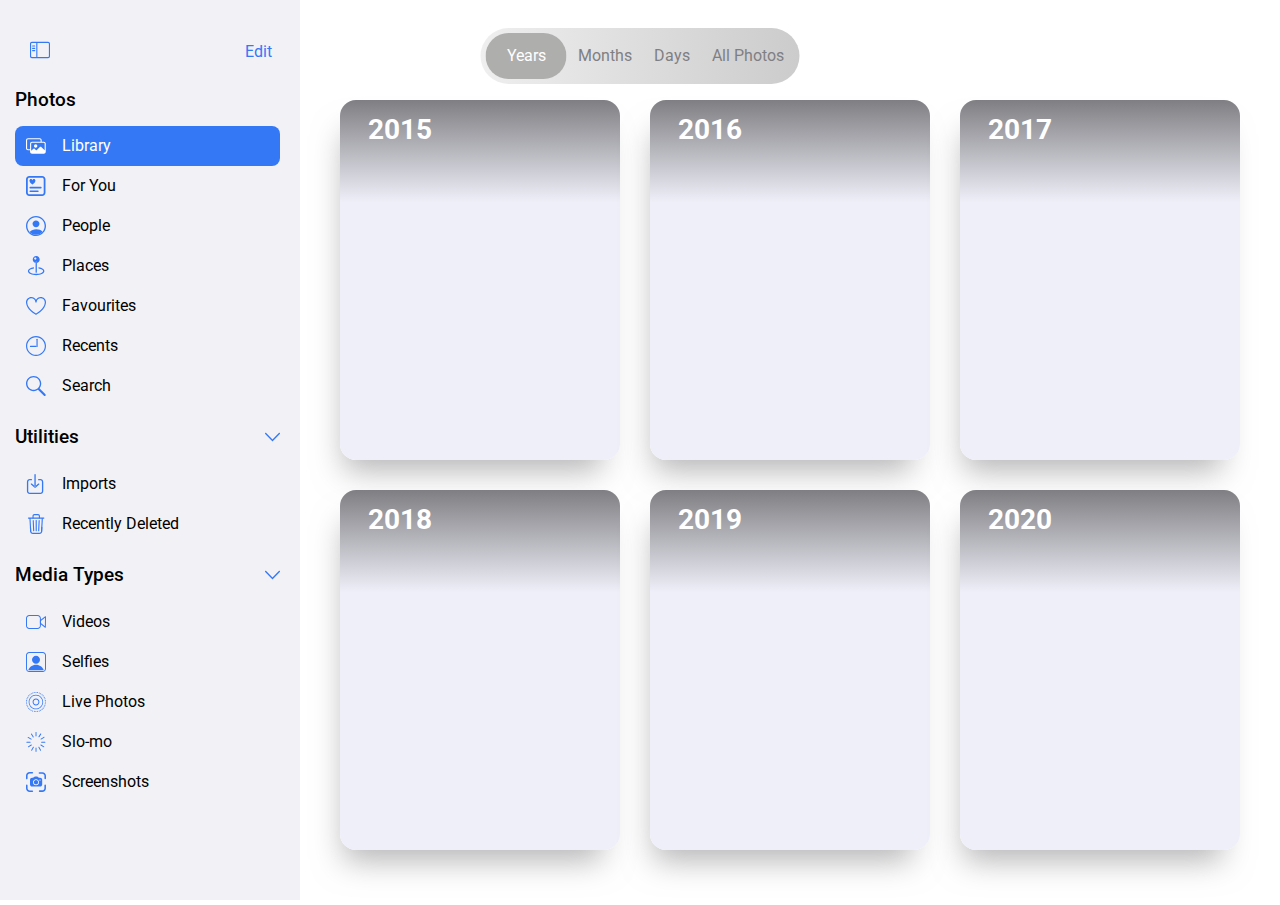
<file: src/index.html>
<!DOCTYPE html>
<html lang="en">
	<head>
		<meta charset="UTF-8" />
		<meta name="viewport" content="width=device-width, initial-scale=1.0" />
		<title>Gallery</title>
		<!-- fonts -->
		<link
			href="https://fonts.googleapis.com/css2?family=Roboto:wght@400;700&display=swap"
			rel="stylesheet"
		/>
		<!-- css files -->
		<link rel="stylesheet" href="css/bootstrap.css" />
		<link rel="stylesheet" href="css/style.css" />
	</head>
	<body class="sidebar-active">
		<!-- ========================================== -->
		<!-- =============== sidebar ================== -->
		<!-- ========================================== -->
		<div class="sidebar-overlay sidebar__toggler">&nbsp;</div>
		<button class="btn btn__icon sidebar__toggle-icon sidebar__toggler">
			<svg class="close-icon">
				<use xlink:href="./img/icons.svg#icon-nav-icon"></use>
			</svg>
			<svg class="open-icon">
				<use xlink:href="./img/icons.svg#icon-open-sidebar"></use>
			</svg>
		</button>
		<aside class="sidebar">
			<div class="sidebar__header">
				<button class="btn btn__icon edit__btn">Edit</button>
			</div>
			<div class="sidebar__menu">
				<h4 class="heading sidebar__menu-heading sidebar__menu-heading--photos">Photos</h4>
				<ul class="sidebar__menu-list sidebar__menu-list--photos">
					<li>
						<a href="#">
							<svg>
								<use xlink:href="./img/icons.svg#icon-library"></use>
							</svg>
							Library
						</a>
					</li>
				</ul>
			</div>
			<div class="sidebar__menu">
				<h4 class="heading sidebar__menu-heading dropdown__trigger">
					Utilities
					<svg>
						<use xlink:href="./img/icons.svg#icon-chevron-down"></use>
					</svg>
				</h4>
				<ul class="sidebar__menu-list sidebar__menu-list--utilities sidebar__dropdown active">
					<li>
						<a href="#">
							<svg>
								<use xlink:href="./img/icons.svg#icon-imports"></use>
							</svg>
							Imports
						</a>
					</li>
				</ul>
			</div>
			<div class="sidebar__menu">
				<h4 class="heading sidebar__menu-heading dropdown__trigger">
					Media Types
					<svg>
						<use xlink:href="./img/icons.svg#icon-chevron-down"></use>
					</svg>
				</h4>
				<ul class="sidebar__menu-list sidebar__menu-list--media sidebar__dropdown active">
					<li>
						<a href="#">
							<svg>
								<use xlink:href="./img/icons.svg#icon-videos"></use>
							</svg>
							Videos
						</a>
					</li>
				</ul>
			</div>
		</aside>
		<main class="content">
			<div class="container-fluid">
				<div class="row homepage__content">
					<!-- ========================================== -->
					<!-- Note: card and columns markup coming from JavaSCript file -->
					<!-- ========================================== -->
					<div class="col-md-4 col-sm-6">
						<figure class="card year__card">
							<!-- <img src="https://picsum.photos/250/300" alt="year card" class="card__img" /> -->
							<figcaption class="caption">2016</figcaption>
						</figure>
					</div>
				</div>
			</div>

			<!-- ============================================== -->
			<!-- ============= Filter Component =============== -->
			<!-- ============================================== -->
			<div class="filter__container">
				<button class="btn active btn__secondary">Years</button>
				<button class="btn btn__secondary">Months</button>
				<button class="btn btn__secondary">Days</button>
				<button class="btn btn__secondary">All Photos</button>
			</div>
		</main>

		<!-- Main js file -->
		<script src="js/main.js"></script>
	</body>
</html>
</file>
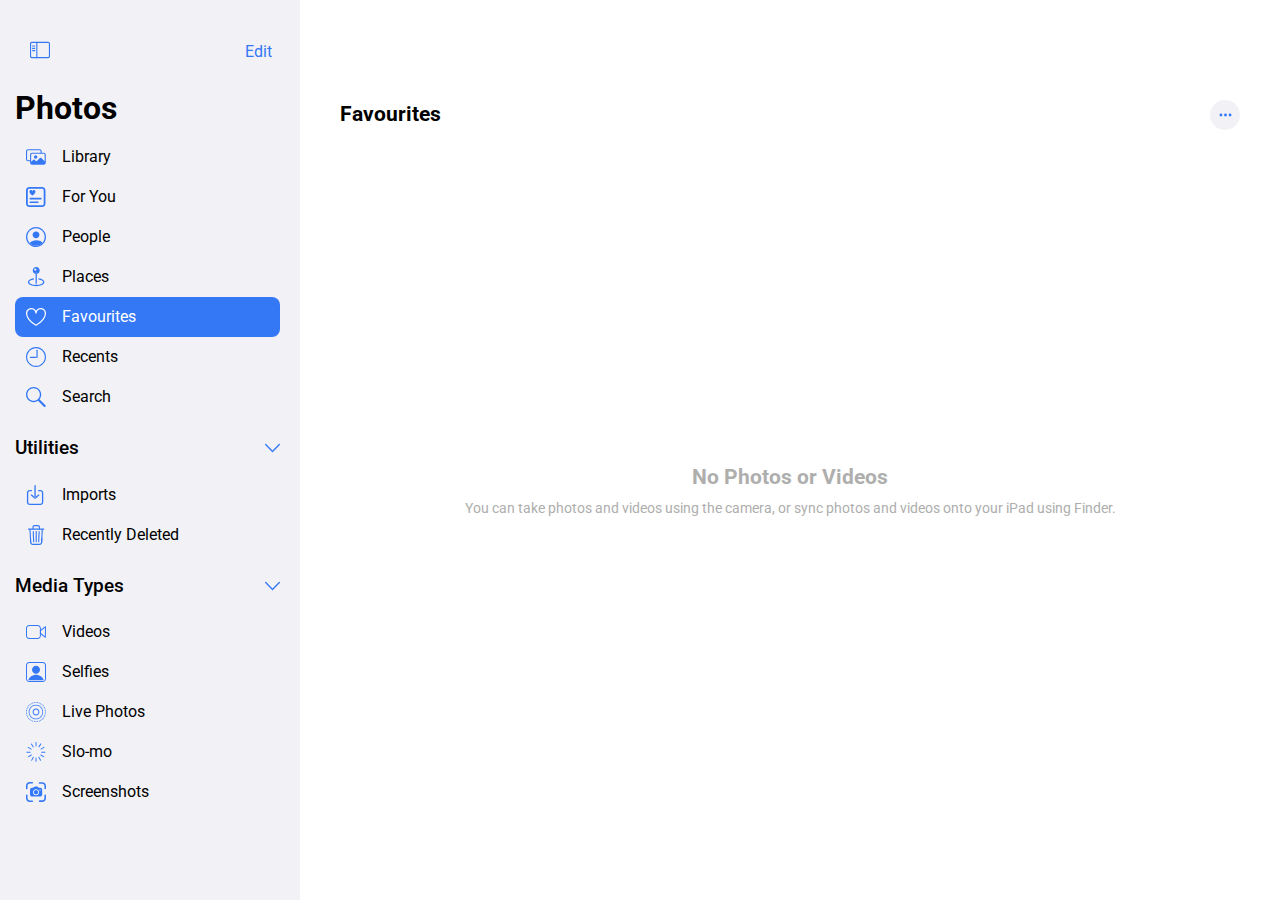
<file: src/favourites.html>
<!DOCTYPE html>
<html lang="en">
	<head>
		<meta charset="UTF-8" />
		<meta name="viewport" content="width=device-width, initial-scale=1.0" />
		<title>Gallery</title>
		<!-- fonts -->
		<link
			href="https://fonts.googleapis.com/css2?family=Roboto:wght@400;700&display=swap"
			rel="stylesheet"
		/>
		<!-- css files -->
		<link rel="stylesheet" href="css/bootstrap.css" />
		<link rel="stylesheet" href="css/style.css" />
	</head>
	<body class="sidebar-active">
		<!-- ========================================== -->
		<!-- =============== sidebar ================== -->
		<!-- ========================================== -->
		<div class="sidebar-overlay sidebar__toggler">&nbsp;</div>
		<button class="btn btn__icon sidebar__toggle-icon sidebar__toggler">
			<svg class="close-icon">
				<use xlink:href="./img/icons.svg#icon-nav-icon"></use>
			</svg>
			<svg class="open-icon">
				<use xlink:href="./img/icons.svg#icon-open-sidebar"></use>
			</svg>
		</button>
		<aside class="sidebar">
			<div class="sidebar__header">
				<button class="btn btn__icon edit__btn">Edit</button>
			</div>
			<div class="sidebar__menu">
				<h2 class="heading mb-1">Photos</h2>
				<ul class="sidebar__menu-list sidebar__menu-list--photos">
					<li>
						<a href="#">
							<svg>
								<use xlink:href="./img/icons.svg#icon-library"></use>
							</svg>
							Library
						</a>
					</li>
				</ul>
			</div>
			<div class="sidebar__menu">
				<h4 class="heading sidebar__menu-heading dropdown__trigger">
					Utilities
					<svg>
						<use xlink:href="./img/icons.svg#icon-chevron-down"></use>
					</svg>
				</h4>
				<ul class="sidebar__menu-list sidebar__menu-list--utilities sidebar__dropdown active">
					<li>
						<a href="#">
							<svg>
								<use xlink:href="./img/icons.svg#icon-imports"></use>
							</svg>
							Imports
						</a>
					</li>
				</ul>
			</div>
			<div class="sidebar__menu">
				<h4 class="heading sidebar__menu-heading dropdown__trigger">
					Media Types
					<svg>
						<use xlink:href="./img/icons.svg#icon-chevron-down"></use>
					</svg>
				</h4>
				<ul class="sidebar__menu-list sidebar__menu-list--media sidebar__dropdown active">
					<li>
						<a href="#">
							<svg>
								<use xlink:href="./img/icons.svg#icon-videos"></use>
							</svg>
							Videos
						</a>
					</li>
				</ul>
			</div>
		</aside>

		<main class="content favourites-page">
			<div class="container-fluid">
				<div class="page__header">
					<h3 class="heading">Favourites</h3>
					<button class="btn btn__icon dot__menu">
						<svg>
							<use xlink:href="./img/icons.svg#icon-three-dot-hr"></use>
						</svg>
					</button>
				</div>
				<div class="page__content text-center">
					<h3 class="heading text__light mb-1">No Photos or Videos</h3>
					<p class="p__text text__light">
						You can take photos and videos using the camera, or sync photos and videos onto your
						iPad using Finder.
					</p>
				</div>
			</div>
		</main>
		<!-- Main js file -->
		<script src="js/favourites.js"></script>
	</body>
</html>
</file>
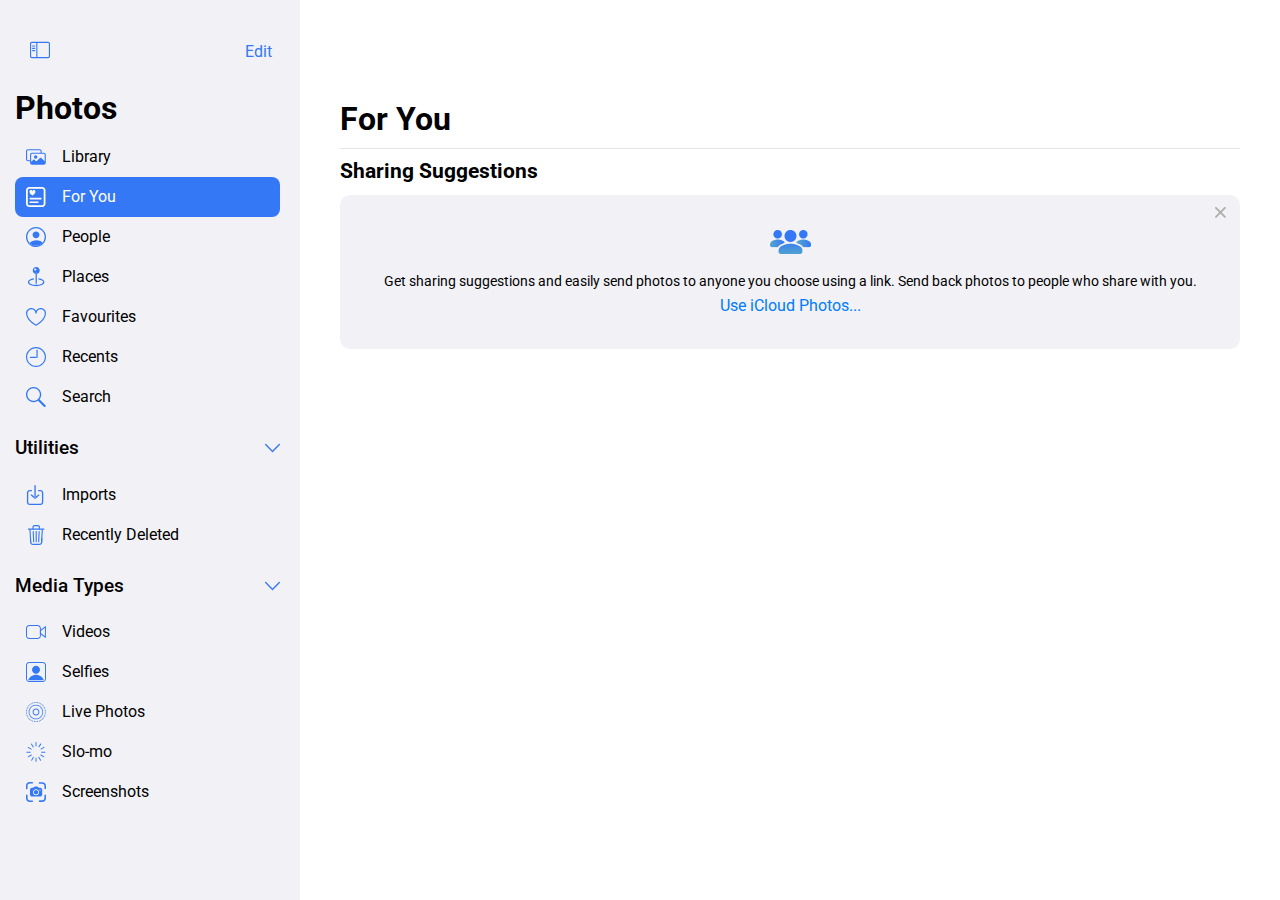
<file: src/for-you.html>
<!DOCTYPE html>
<html lang="en">
	<head>
		<meta charset="UTF-8" />
		<meta name="viewport" content="width=device-width, initial-scale=1.0" />
		<title>Gallery</title>
		<!-- fonts -->
		<link
			href="https://fonts.googleapis.com/css2?family=Roboto:wght@400;700&display=swap"
			rel="stylesheet"
		/>
		<!-- css files -->
		<link rel="stylesheet" href="css/bootstrap.css" />
		<link rel="stylesheet" href="css/style.css" />
	</head>
	<body class="sidebar-active">
		<!-- ========================================== -->
		<!-- =============== sidebar ================== -->
		<!-- ========================================== -->
		<div class="sidebar-overlay sidebar__toggler">&nbsp;</div>
		<button class="btn btn__icon sidebar__toggle-icon sidebar__toggler">
			<svg class="close-icon">
				<use xlink:href="./img/icons.svg#icon-nav-icon"></use>
			</svg>
			<svg class="open-icon">
				<use xlink:href="./img/icons.svg#icon-open-sidebar"></use>
			</svg>
		</button>
		<aside class="sidebar">
			<div class="sidebar__header">
				<button class="btn btn__icon edit__btn">Edit</button>
			</div>
			<div class="sidebar__menu">
				<h2 class="heading mb-1">Photos</h2>
				<ul class="sidebar__menu-list sidebar__menu-list--photos">
					<li>
						<a href="#">
							<svg>
								<use xlink:href="./img/icons.svg#icon-library"></use>
							</svg>
							Library
						</a>
					</li>
				</ul>
			</div>
			<div class="sidebar__menu">
				<h4 class="heading sidebar__menu-heading dropdown__trigger">
					Utilities
					<svg>
						<use xlink:href="./img/icons.svg#icon-chevron-down"></use>
					</svg>
				</h4>
				<ul class="sidebar__menu-list sidebar__menu-list--utilities sidebar__dropdown active">
					<li>
						<a href="#">
							<svg>
								<use xlink:href="./img/icons.svg#icon-imports"></use>
							</svg>
							Imports
						</a>
					</li>
				</ul>
			</div>
			<div class="sidebar__menu">
				<h4 class="heading sidebar__menu-heading dropdown__trigger">
					Media Types
					<svg>
						<use xlink:href="./img/icons.svg#icon-chevron-down"></use>
					</svg>
				</h4>
				<ul class="sidebar__menu-list sidebar__menu-list--media sidebar__dropdown active">
					<li>
						<a href="#">
							<svg>
								<use xlink:href="./img/icons.svg#icon-videos"></use>
							</svg>
							Videos
						</a>
					</li>
				</ul>
			</div>
		</aside>

		<main class="content for-you-page">
			<div class="container-fluid">
				<h2 class="heading">For You</h2>
				<hr />
				<h3 class="heading">Sharing Suggestions</h3>
				<div class="suggestion__card">
					<button class="btn btn__icon btn__close">
						<svg>
							<use xlink:href="./img/icons.svg#icon-close"></use>
						</svg>
					</button>
					<img src="./img/users.png" alt="users" class="card__img img-fluid mb-2" />
					<p class="p__text mb-1">
						Get sharing suggestions and easily send photos to anyone you choose using a link. Send
						back photos to people who share with you.
					</p>
					<a href="#" class="link"> Use iCloud Photos... </a>
				</div>
			</div>
		</main>
		<!-- Main js file -->
		<script src="js/for-you.js"></script>
	</body>
</html>
</file>
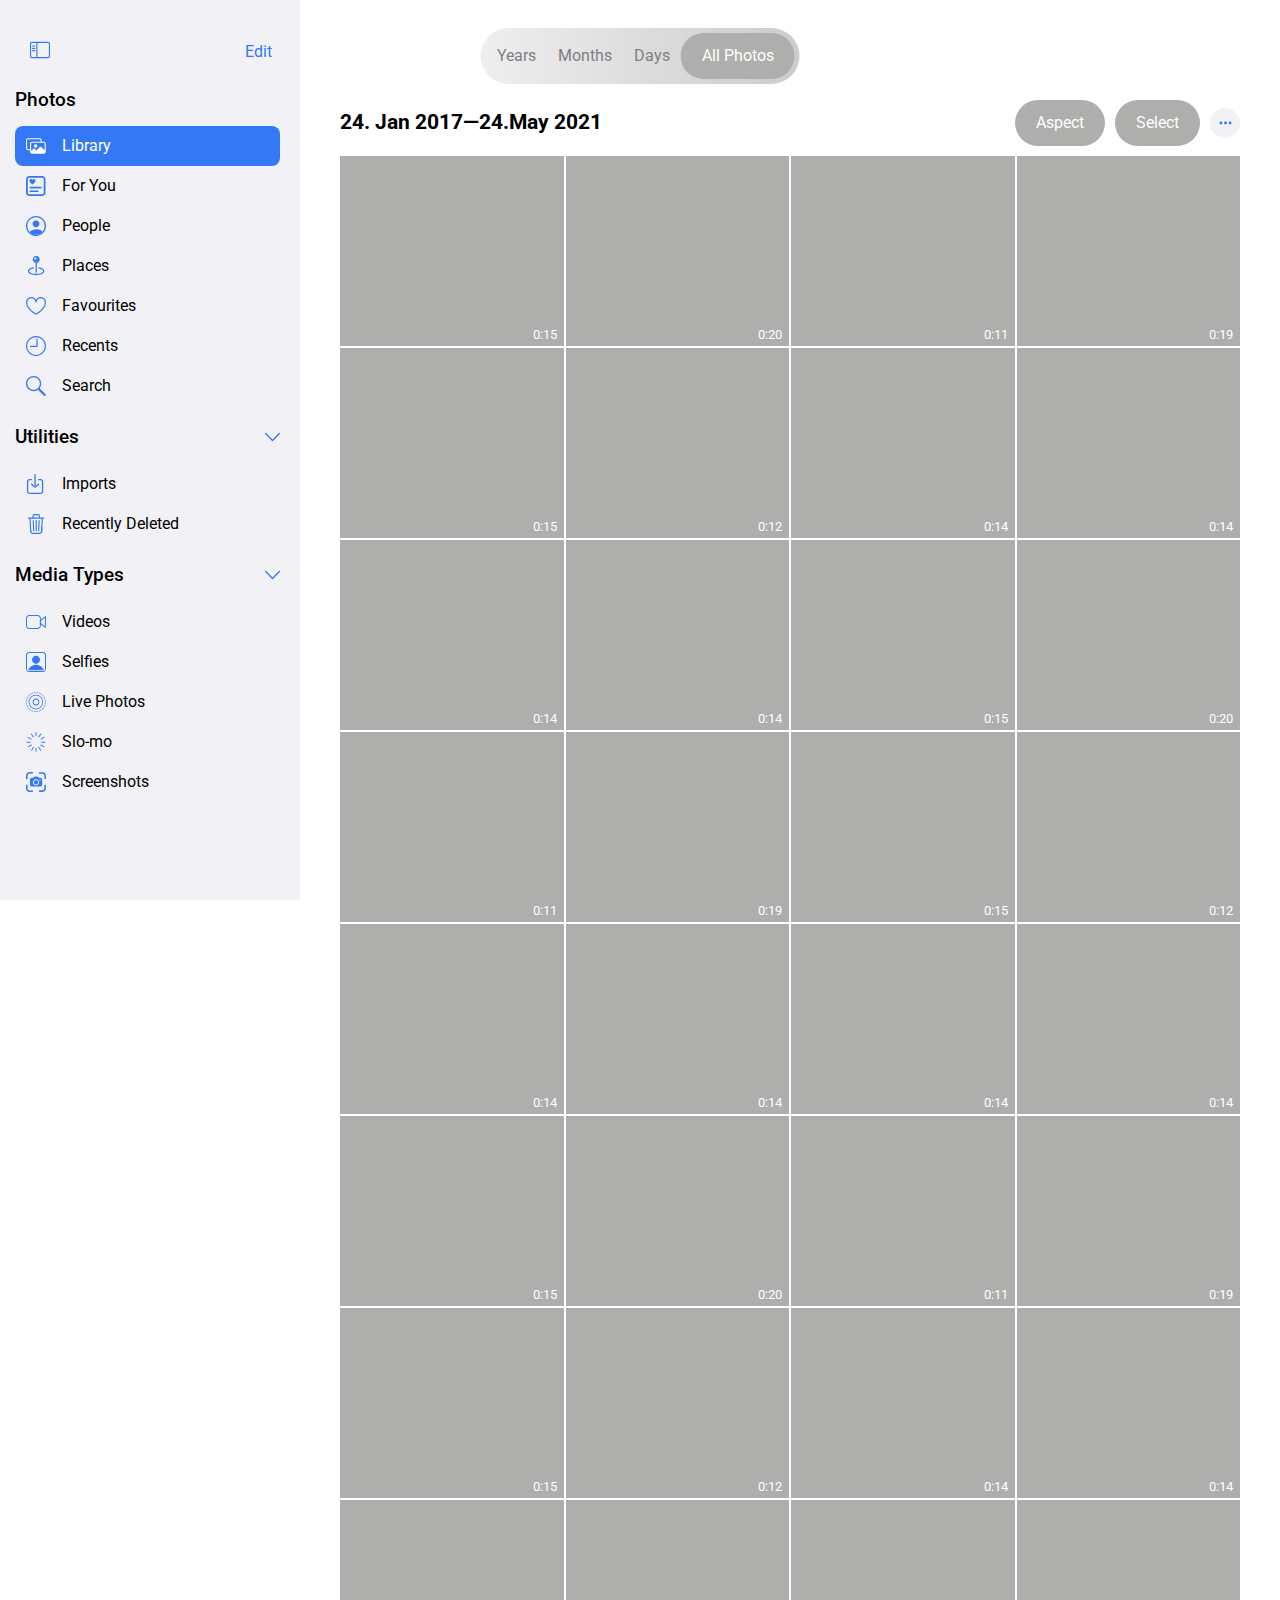
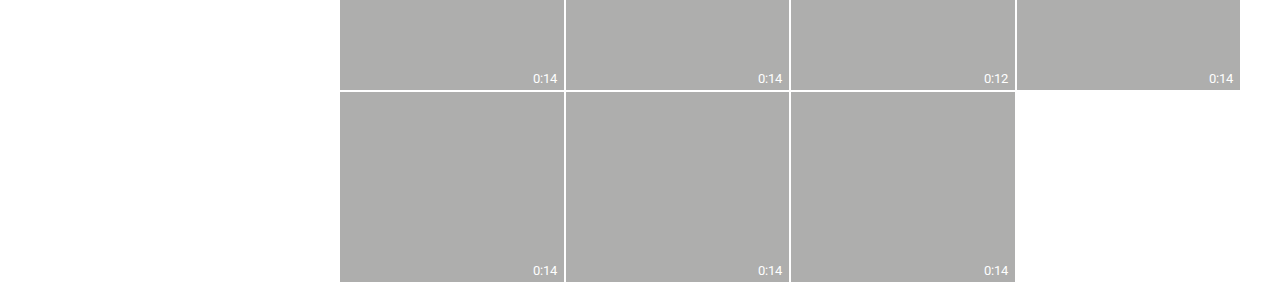
<file: src/library.html>
<!DOCTYPE html>
<html lang="en">
	<head>
		<meta charset="UTF-8" />
		<meta name="viewport" content="width=device-width, initial-scale=1.0" />
		<title>Gallery</title>
		<!-- fonts -->
		<link
			href="https://fonts.googleapis.com/css2?family=Roboto:wght@400;700&display=swap"
			rel="stylesheet"
		/>
		<!-- css files -->
		<link rel="stylesheet" href="css/bootstrap.css" />
		<link rel="stylesheet" href="css/style.css" />
	</head>
	<body class="sidebar-active">
		<!-- ========================================== -->
		<!-- =============== sidebar ================== -->
		<!-- ========================================== -->
		<div class="sidebar-overlay sidebar__toggler">&nbsp;</div>
		<button class="btn btn__icon sidebar__toggle-icon sidebar__toggler">
			<svg class="close-icon">
				<use xlink:href="./img/icons.svg#icon-nav-icon"></use>
			</svg>
			<svg class="open-icon">
				<use xlink:href="./img/icons.svg#icon-open-sidebar"></use>
			</svg>
		</button>
		<aside class="sidebar">
			<div class="sidebar__header">
				<button class="btn btn__icon edit__btn">Edit</button>
			</div>
			<div class="sidebar__menu">
				<h4 class="heading sidebar__menu-heading sidebar__menu-heading--photos">Photos</h4>
				<ul class="sidebar__menu-list sidebar__menu-list--photos">
					<li>
						<a href="#">
							<svg>
								<use xlink:href="./img/icons.svg#icon-library"></use>
							</svg>
							Library
						</a>
					</li>
				</ul>
			</div>
			<div class="sidebar__menu">
				<h4 class="heading sidebar__menu-heading dropdown__trigger">
					Utilities
					<svg>
						<use xlink:href="./img/icons.svg#icon-chevron-down"></use>
					</svg>
				</h4>
				<ul class="sidebar__menu-list sidebar__menu-list--utilities sidebar__dropdown active">
					<li>
						<a href="#">
							<svg>
								<use xlink:href="./img/icons.svg#icon-imports"></use>
							</svg>
							Imports
						</a>
					</li>
				</ul>
			</div>
			<div class="sidebar__menu">
				<h4 class="heading sidebar__menu-heading dropdown__trigger">
					Media Types
					<svg>
						<use xlink:href="./img/icons.svg#icon-chevron-down"></use>
					</svg>
				</h4>
				<ul class="sidebar__menu-list sidebar__menu-list--media sidebar__dropdown active">
					<li>
						<a href="#">
							<svg>
								<use xlink:href="./img/icons.svg#icon-videos"></use>
							</svg>
							Videos
						</a>
					</li>
				</ul>
			</div>
		</aside>
		<main class="content libraryPage">
			<div class="container-fluid">
				<div class="page__header">
					<h3 class="heading">24. Jan 2017—24.May 2021</h3>
					<div class="page__header--right">
						<button class="btn btn__secondary badge-pill">Aspect</button>
						<button class="btn btn__secondary badge-pill">Select</button>
						<button class="btn btn__icon dot__menu">
							<svg>
								<use xlink:href="./img/icons.svg#icon-three-dot-hr"></use>
							</svg>
						</button>
					</div>
				</div>
				<div class="libraryPage__content">
					<!-- ========================================== -->
					<!-- Note: cards markup coming from JavaSCript file -->
					<!-- ========================================== -->
					<figure class="card video__card">
						<!-- <img src="https://picsum.photos/250/300" alt="year card" class="card__img" /> -->
						<figcaption class="duration">0:15</figcaption>
					</figure>
				</div>
			</div>

			<!-- ============================================== -->
			<!-- ============= Filter Component =============== -->
			<!-- ============================================== -->
			<div class="filter__container">
				<button class="btn btn__secondary">Years</button>
				<button class="btn btn__secondary">Months</button>
				<button class="btn btn__secondary">Days</button>
				<button class="btn active btn__secondary">All Photos</button>
			</div>
		</main>

		<!-- Main js file -->
		<script src="js/library.js"></script>
	</body>
</html>
</file>
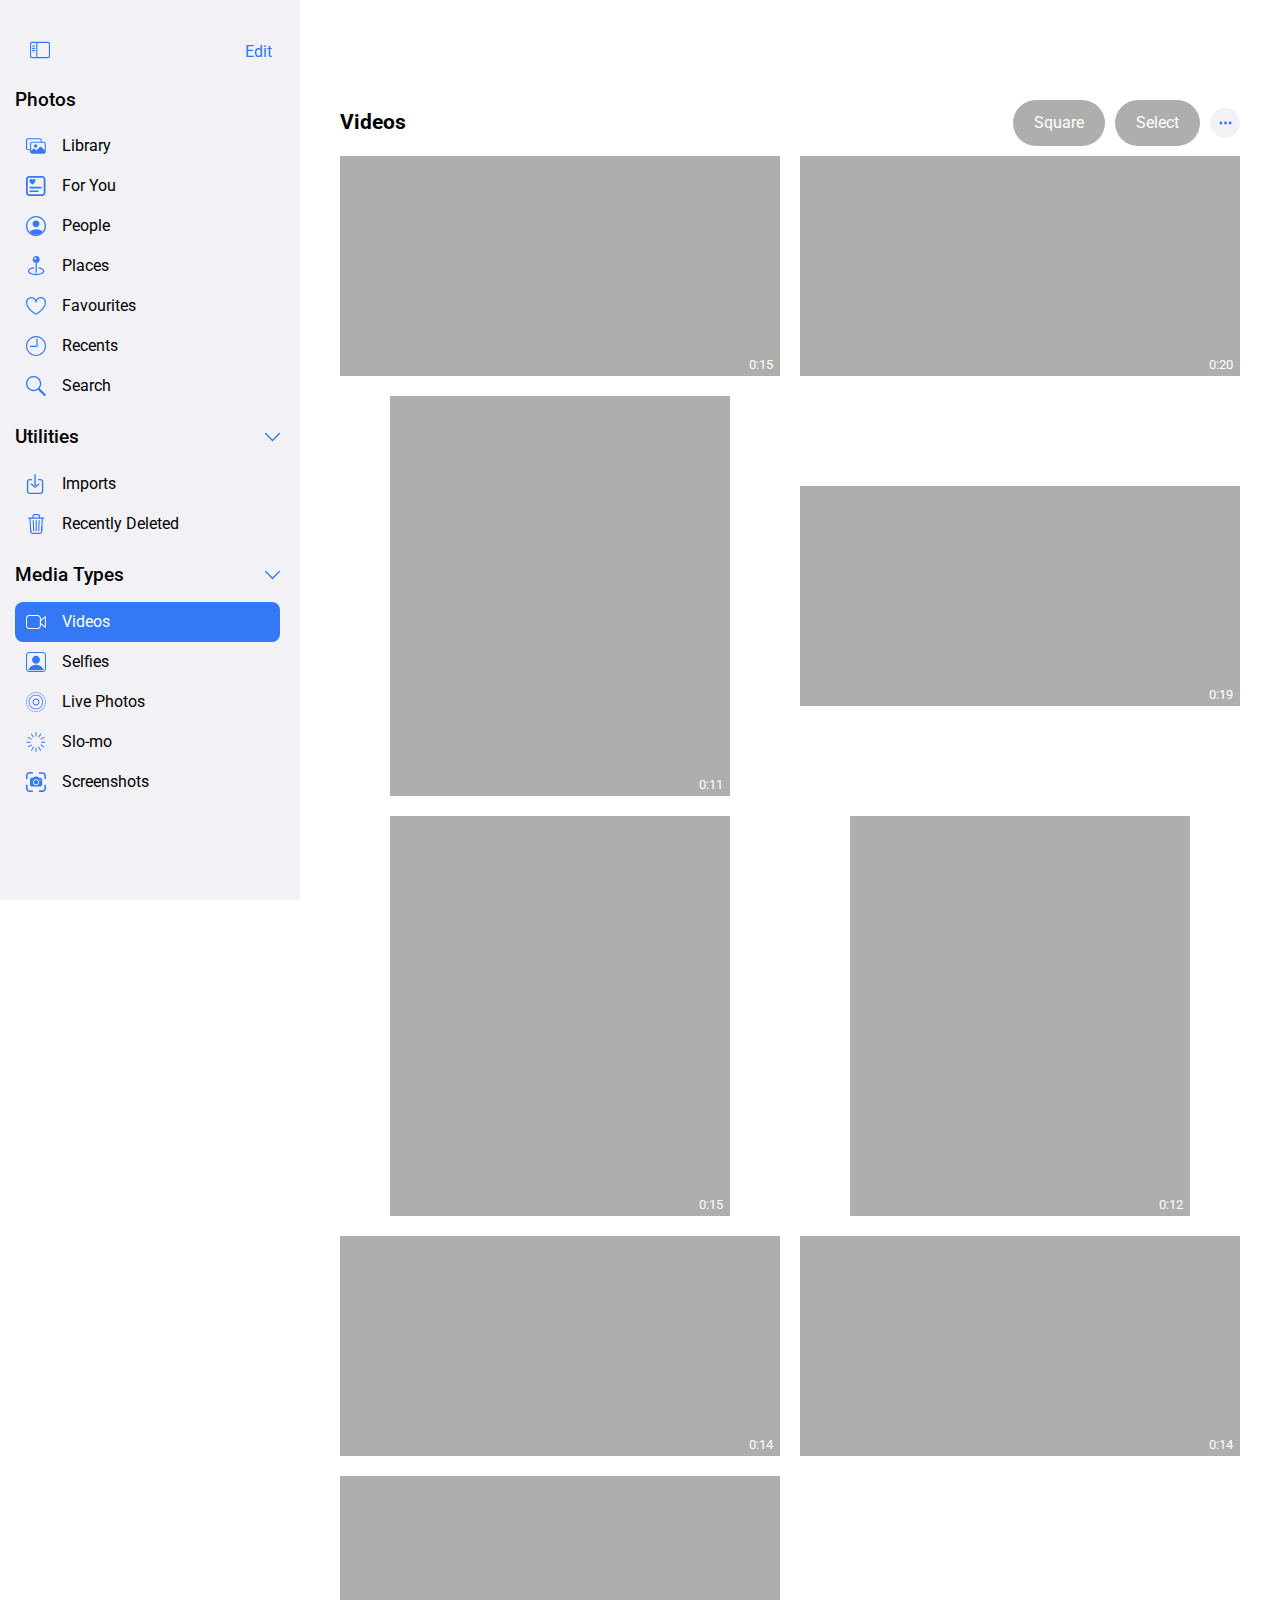
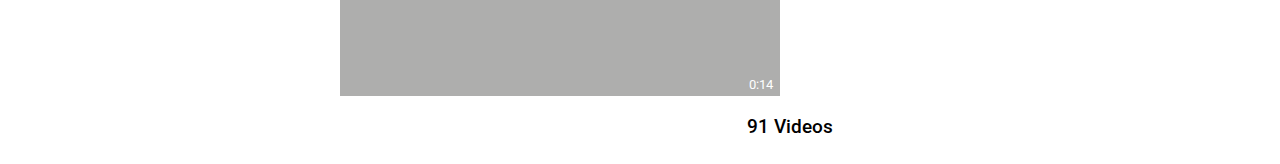
<file: src/videos.html>
<!DOCTYPE html>
<html lang="en">
	<head>
		<meta charset="UTF-8" />
		<meta name="viewport" content="width=device-width, initial-scale=1.0" />
		<title>Gallery</title>
		<!-- fonts -->
		<link
			href="https://fonts.googleapis.com/css2?family=Roboto:wght@400;500;700&display=swap"
			rel="stylesheet"
		/>
		<!-- css files -->
		<link rel="stylesheet" href="css/bootstrap.css" />
		<link rel="stylesheet" href="css/style.css" />
	</head>
	<body class="sidebar-active">
		<!-- ========================================== -->
		<!-- =============== sidebar ================== -->
		<!-- ========================================== -->
		<div class="sidebar-overlay sidebar__toggler">&nbsp;</div>
		<button class="btn btn__icon sidebar__toggle-icon sidebar__toggler">
			<svg class="close-icon">
				<use xlink:href="./img/icons.svg#icon-nav-icon"></use>
			</svg>
			<svg class="open-icon">
				<use xlink:href="./img/icons.svg#icon-open-sidebar"></use>
			</svg>
		</button>
		<aside class="sidebar">
			<div class="sidebar__header">
				<button class="btn btn__icon edit__btn">Edit</button>
			</div>
			<div class="sidebar__menu">
				<h4 class="heading sidebar__menu-heading sidebar__menu-heading--photos">Photos</h4>
				<ul class="sidebar__menu-list sidebar__menu-list--photos">
					<li>
						<a href="#">
							<svg>
								<use xlink:href="./img/icons.svg#icon-library"></use>
							</svg>
							Library
						</a>
					</li>
				</ul>
			</div>
			<div class="sidebar__menu">
				<h4 class="heading sidebar__menu-heading dropdown__trigger">
					Utilities
					<svg>
						<use xlink:href="./img/icons.svg#icon-chevron-down"></use>
					</svg>
				</h4>
				<ul class="sidebar__menu-list sidebar__menu-list--utilities sidebar__dropdown active">
					<li>
						<a href="#">
							<svg>
								<use xlink:href="./img/icons.svg#icon-imports"></use>
							</svg>
							Imports
						</a>
					</li>
				</ul>
			</div>
			<div class="sidebar__menu">
				<h4 class="heading sidebar__menu-heading dropdown__trigger">
					Media Types
					<svg>
						<use xlink:href="./img/icons.svg#icon-chevron-down"></use>
					</svg>
				</h4>
				<ul class="sidebar__menu-list sidebar__menu-list--media sidebar__dropdown active">
					<li>
						<a href="#">
							<svg>
								<use xlink:href="./img/icons.svg#icon-videos"></use>
							</svg>
							Videos
						</a>
					</li>
				</ul>
			</div>
		</aside>
		<main class="content videosPage">
			<div class="container-fluid">
				<div class="page__header">
					<h3 class="heading">Videos</h3>
					<div class="page__header--right">
						<button class="btn btn__secondary badge-pill">Square</button>
						<button class="btn btn__secondary badge-pill">Select</button>
						<button class="btn btn__icon dot__menu">
							<svg>
								<use xlink:href="./img/icons.svg#icon-three-dot-hr"></use>
							</svg>
						</button>
					</div>
				</div>
				<div class="videosPage__content">
					<!-- ========================================== -->
					<!-- Note: cards markup coming from JavaSCript file -->
					<!-- ========================================== -->
					<figure class="card video__card video__card--hr">
						<!-- <img src="https://picsum.photos/250/300" alt="year card" class="card__img" /> -->
						<figcaption class="duration">0:12</figcaption>
					</figure>
					<figure class="card video__card video__card--vh">
						<!-- <img src="https://picsum.photos/250/300" alt="year card" class="card__img" /> -->
						<figcaption class="duration">0:12</figcaption>
					</figure>
				</div>
				<div class="mt-2 text-center">
					<h4 class="heading">91 Videos</h4>
				</div>
			</div>
		</main>

		<!-- Main js file -->
		<script src="js/videos.js"></script>
	</body>
</html>
</file>
<file: src/css/style.css>
*,
*::after,
*::before {
  margin: 0;
  padding: 0;
  box-sizing: border-box;
  list-style: none;
  text-decoration: none;
  outline: none; }

::selection {
  background: #000;
  color: #fff; }

html {
  font-size: 62.5%;
  scroll-behavior: smooth;
  overflow-x: hidden; }
  @media only screen and (max-width: 64em) {
    html {
      font-size: 55%; } }
  @media only screen and (max-width: 48em) {
    html {
      font-size: 50%; } }

body {
  font-family: "Roboto", sans-serif;
  font-size: 1.6rem;
  color: #000;
  line-height: 1.6; }
  body.sidebar-active {
    --sidebar-width: 30rem; }
  @media only screen and (max-width: 64em) {
    body {
      --sidebar-width: 0; }
      body.sidebar-active {
        --sidebar-width: 30rem; } }

main.content {
  margin-left: var(--sidebar-width);
  padding: 2.5rem;
  padding-top: 10rem;
  position: relative;
  transition: all 0.5s cubic-bezier(0.075, 0.82, 0.165, 1); }
  @media only screen and (max-width: 64em) {
    main.content {
      margin-left: 0; } }
  @media only screen and (max-width: 35.9375em) {
    main.content {
      padding: 0;
      padding-top: 10rem; } }
  main.content .page__header {
    display: flex;
    justify-content: space-between;
    align-items: center;
    margin-bottom: 1rem; }
    main.content .page__header .dot__menu {
      width: 3rem;
      height: 3rem;
      border-radius: 50%;
      display: flex;
      justify-content: center;
      align-items: center;
      background: #f2f2f6; }
    main.content .page__header--right {
      display: flex;
      align-items: center; }
      main.content .page__header--right button:not(:last-child) {
        margin-right: 1rem; }

h2.heading {
  font-size: 3.2rem;
  font-weight: bold; }

h3.heading {
  font-size: 2.1rem;
  font-weight: bold; }
  @media only screen and (max-width: 35.9375em) {
    h3.heading {
      font-size: 1.8rem; } }

h4.heading {
  font-size: 1.9rem;
  font-weight: 500; }

p.p__text {
  font-size: 1.4rem; }

.text__light {
  color: #aeaead; }

html,
body,
div,
span,
applet,
object,
iframe,
h1,
h2,
h3,
h4,
h5,
h6,
p,
blockquote,
pre,
a,
abbr,
acronym,
address,
big,
cite,
code,
del,
dfn,
em,
img,
ins,
kbd,
q,
s,
samp,
small,
strike,
strong,
sub,
sup,
tt,
var,
b,
u,
i,
center,
dl,
dt,
dd,
ol,
ul,
li,
fieldset,
form,
label,
legend,
table,
caption,
tbody,
tfoot,
thead,
tr,
th,
td,
article,
aside,
canvas,
details,
embed,
figure,
figcaption,
footer,
header,
hgroup,
menu,
nav,
output,
ruby,
section,
summary,
time,
mark,
audio,
video {
  margin: 0;
  padding: 0;
  border: 0; }

article,
aside,
details,
figcaption,
figure,
footer,
header,
hgroup,
menu,
nav,
section {
  display: block; }

body {
  line-height: 1; }

ol,
ul {
  list-style: none; }

table {
  border-collapse: collapse;
  border-spacing: 0; }

a:hover {
  text-decoration: none; }

.white {
  color: #fff; }

.laptop-land-show {
  display: none !important; }
  @media only screen and (max-width: 75em) {
    .laptop-land-show {
      display: block !important; } }

@media only screen and (max-width: 75em) {
  .laptop-land-hide {
    display: none; } }

.laptop-port-show {
  display: none; }
  @media only screen and (max-width: 64em) {
    .laptop-port-show {
      display: block; } }

@media only screen and (max-width: 64em) {
  .laptop-port-hide {
    display: none; } }

.tablet-land-show {
  display: none !important; }
  @media only screen and (max-width: 62em) {
    .tablet-land-show {
      display: block !important; } }

@media only screen and (max-width: 62em) {
  .tablet-land-hide {
    display: none !important; } }

.tablet-port-show {
  display: none; }
  @media only screen and (max-width: 48em) {
    .tablet-port-show {
      display: block; } }

@media only screen and (max-width: 48em) {
  .tablet-port-hide {
    display: none; } }

@media only screen and (max-width: 35.9375em) {
  .mbl-land-hide {
    display: none; } }

.mbl-land-show {
  display: none; }
  @media only screen and (max-width: 35.9375em) {
    .mbl-land-show {
      display: block; } }

.hide {
  opacity: 0;
  visibility: hidden; }

.m--1 {
  margin: 0.5rem !important; }

.m-1 {
  margin: 1rem !important; }

.m-2 {
  margin: 2rem !important; }

.m-3 {
  margin: 3rem !important; }

.m-3 {
  margin: 3rem !important; }

.m-4 {
  margin: 4rem !important; }

.m-5 {
  margin: 5rem !important; }

.mt-1 {
  margin-top: 1rem !important; }

.mt-2 {
  margin-top: 2rem !important; }

.mt-3 {
  margin-top: 3rem !important; }

.mt-4 {
  margin-top: 4rem !important; }

.mt-5 {
  margin-top: 5rem !important; }

.mt-6 {
  margin-top: 6rem !important; }

.mt-7 {
  margin-top: 7rem !important; }

.mt-8 {
  margin-top: 8rem !important; }

.mt-9 {
  margin-top: 9rem !important; }

.mt-10 {
  margin-top: 10rem !important; }

.mb-1 {
  margin-bottom: 1rem !important; }

.mb-2 {
  margin-bottom: 2rem !important; }

.mb-3 {
  margin-bottom: 3rem !important; }

.mb-4 {
  margin-bottom: 4rem !important; }

.mb-5 {
  margin-bottom: 5rem !important; }

.mb-6 {
  margin-bottom: 6rem !important; }

.mb-7 {
  margin-bottom: 7rem !important; }

.mb-8 {
  margin-bottom: 8rem !important; }

.mb-9 {
  margin-bottom: 9rem !important; }

.mb-10 {
  margin-bottom: 10rem !important; }

.p-1 {
  padding: 1rem !important; }

.p-2 {
  padding: 2rem !important; }

.p-3 {
  padding: 3rem !important; }

.p-4 {
  padding: 4rem !important; }

.p-5 {
  padding: 5rem !important; }

.pt-1 {
  padding-top: 1rem !important; }

.pt-2 {
  padding-top: 2rem !important; }

.pt-3 {
  padding-top: 3rem !important; }

.pt-4 {
  padding-top: 4rem !important; }

.pt-5 {
  padding-top: 5rem !important; }

.pt-6 {
  padding-top: 6rem !important; }

.pt-7 {
  padding-top: 7rem !important; }

.pt-8 {
  padding-top: 8rem !important; }

.pt-9 {
  padding-top: 9rem !important; }

.pt-10 {
  padding-top: 10rem !important; }

.pb-1 {
  padding-bottom: 1rem !important; }

.pb-2 {
  padding-bottom: 2rem !important; }

.pb-3 {
  padding-bottom: 3rem !important; }

.pb-4 {
  padding-bottom: 4rem !important; }

.pb-5 {
  padding-bottom: 5rem !important; }

.pb-6 {
  padding-bottom: 6rem !important; }

.pb-7 {
  padding-bottom: 7rem !important; }

.pb-8 {
  padding-bottom: 8rem !important; }

.pb-9 {
  padding-bottom: 9rem !important; }

.pb-10 {
  padding-bottom: 10rem !important; }

.sidebar {
  width: var(--sidebar-width);
  position: fixed;
  top: 0;
  left: 0;
  height: 100vh;
  background: #f2f2f6;
  padding: 3.5rem 2rem 1rem 1.5rem;
  overflow-y: scroll;
  z-index: 9;
  transition: all 0.5s cubic-bezier(0.075, 0.82, 0.165, 1);
  transform: translateX(-100%); }
  @media only screen and (min-height: 48em) {
    .sidebar {
      -ms-overflow-style: none;
      scrollbar-width: none; }
      .sidebar::-webkit-scrollbar {
        display: none; } }
  .sidebar__header {
    display: flex;
    align-items: center;
    justify-content: space-between; }
    .sidebar__header .edit__btn {
      justify-self: flex-end;
      margin-left: auto; }
  .sidebar__menu {
    margin-top: 2rem; }
    .sidebar__menu-heading {
      font-size: 1.9rem;
      font-weight: bold;
      margin-bottom: 1.5rem;
      display: flex;
      align-items: center;
      justify-content: space-between;
      cursor: pointer; }
      .sidebar__menu-heading svg {
        width: 1.5rem;
        height: 1.5rem;
        fill: #3478f6; }
      .sidebar__menu-heading--photos {
        font-size: 3.2rem; }
    .sidebar__menu-list.sidebar__dropdown {
      max-height: 0;
      overflow: hidden;
      transition: max-height 0.3s ease; }
      .sidebar__menu-list.sidebar__dropdown.active {
        max-height: none; }
    .sidebar__menu-list li a {
      display: flex;
      align-items: center;
      justify-content: flex-start;
      color: #000;
      padding: 1rem;
      transition: all 0.3s ease;
      border-radius: 8px; }
      .sidebar__menu-list li a svg {
        width: 2.2rem;
        height: 2rem;
        margin-right: 1.5rem;
        fill: #3478f6; }
      .sidebar__menu-list li a:hover, .sidebar__menu-list li a.active {
        background: #3478f6;
        color: #fff; }
        .sidebar__menu-list li a:hover svg, .sidebar__menu-list li a.active svg {
          fill: currentColor; }

.sidebar__toggle-icon {
  position: fixed;
  top: 2.5rem;
  left: 1.5rem;
  z-index: 10;
  width: 5rem;
  height: 5rem;
  border-radius: 50%;
  display: flex;
  justify-content: center;
  align-items: center;
  background: white;
  box-shadow: 0 0 30px rgba(0, 0, 0, 0.3); }
  .sidebar__toggle-icon:focus {
    box-shadow: 0 0 30px rgba(0, 0, 0, 0.3); }
  .sidebar__toggle-icon svg {
    position: absolute;
    transition: all 0.3s; }
    .sidebar__toggle-icon svg.open-icon {
      transform: scale(1); }
    .sidebar__toggle-icon svg.close-icon {
      transform: scale(0); }

.sidebar-overlay {
  transition: all 0.5s cubic-bezier(0.075, 0.82, 0.165, 1);
  position: fixed;
  width: 100%;
  height: 100%;
  z-index: 9;
  background: rgba(0, 0, 0, 0.2);
  display: none; }
  @media only screen and (max-width: 64em) {
    .sidebar-overlay {
      display: block;
      transform: translateX(-100%); } }

body.sidebar-active .sidebar {
  transform: translateX(0); }

body.sidebar-active .sidebar-overlay {
  transform: translateX(0); }

body.sidebar-active .sidebar__toggle-icon {
  background: #f2f2f6;
  box-shadow: none; }
  body.sidebar-active .sidebar__toggle-icon svg.open-icon {
    transform: scale(0); }
  body.sidebar-active .sidebar__toggle-icon svg.close-icon {
    transform: scale(1); }

.btn {
  font-size: 1.6rem; }
  .btn__icon {
    color: #3478f6; }
    .btn__icon svg {
      width: 2.2rem;
      height: 2rem;
      fill: currentColor; }
    .btn__icon:hover {
      color: #7f7f83; }
  .btn__secondary {
    background: #aeaead;
    color: #fff;
    padding: 1rem 2rem; }

.year__card {
  margin-bottom: 3rem;
  border-radius: 1.6rem;
  position: relative;
  box-shadow: -7px 22px 31px -11px rgba(127, 127, 131, 0.57);
  overflow: hidden;
  background: linear-gradient(180deg, #7f7f83 0%, #efeff9 28.41%);
  cursor: pointer;
  border: none;
  min-height: 36rem; }
  .year__card img {
    width: 100%; }
  .year__card .caption {
    position: absolute;
    font-size: 2.8rem;
    font-weight: bold;
    color: #fff;
    top: 1.6rem;
    left: 2.8rem;
    z-index: 2; }

.suggestion__card {
  margin-top: 1rem;
  padding: 3.5rem 2rem;
  text-align: center;
  background: #f2f2f6;
  border-radius: 1rem;
  position: relative; }
  .suggestion__card .btn__close {
    position: absolute;
    top: 0.9rem;
    right: 1.2rem;
    color: #aeaead;
    padding: 0;
    margin: 0;
    line-height: 1; }
    .suggestion__card .btn__close:focus {
      box-shadow: none; }
    .suggestion__card .btn__close svg {
      width: 1.2rem;
      height: 1.2rem;
      fill: currentColor;
      padding: 0;
      margin: 0; }
    .suggestion__card .btn__close:hover {
      color: #7f7f83; }

.video__card {
  min-height: 19rem;
  background: #aeaead;
  border: 0;
  border-radius: 0;
  position: relative;
  cursor: pointer; }
  .video__card.video__card--hr {
    min-height: 22rem; }
  .video__card.video__card--vh {
    min-height: 40rem;
    max-width: calc(100% - 10rem);
    margin-left: 5rem; }
  .video__card .duration {
    position: absolute;
    bottom: 5px;
    right: 7px;
    font-size: 1.3rem;
    color: #fff; }

.filter__container {
  position: fixed;
  left: 50%;
  top: 2.8rem;
  transform: translateX(calc(-50%));
  background: linear-gradient(270deg, #c4c4c4 -22.22%, #fafafb 132.7%);
  z-index: 3;
  padding: 5px;
  display: flex;
  align-items: center;
  justify-content: space-between;
  border-radius: 100px;
  transition: all 0.3s; }
  @media only screen and (max-width: 48em) {
    .filter__container {
      top: 2rem;
      transform: translateX(0);
      width: 85%;
      left: inherit;
      right: 0;
      border-radius: 4px; } }
  .filter__container .btn__secondary {
    border-radius: 100px; }
    @media only screen and (max-width: 48em) {
      .filter__container .btn__secondary {
        border-radius: 4px;
        padding: 0.8rem 1.2rem; } }
    .filter__container .btn__secondary:not(.active) {
      padding: 1rem 1rem;
      background: none;
      color: #7f7f83; }

.libraryPage .libraryPage__content {
  display: grid;
  grid-template-columns: repeat(auto-fit, minmax(20rem, 1fr));
  grid-gap: 2px; }

.content.for-you-page {
  padding-top: 10rem; }

.favourites-page .page__content {
  height: calc(100vh - 20rem);
  display: flex;
  justify-content: center;
  align-items: center;
  flex-direction: column; }

.videosPage .videosPage__content {
  display: grid;
  grid-template-columns: repeat(auto-fit, minmax(35rem, 1fr));
  grid-gap: 2rem;
  align-items: center; }
</file>
